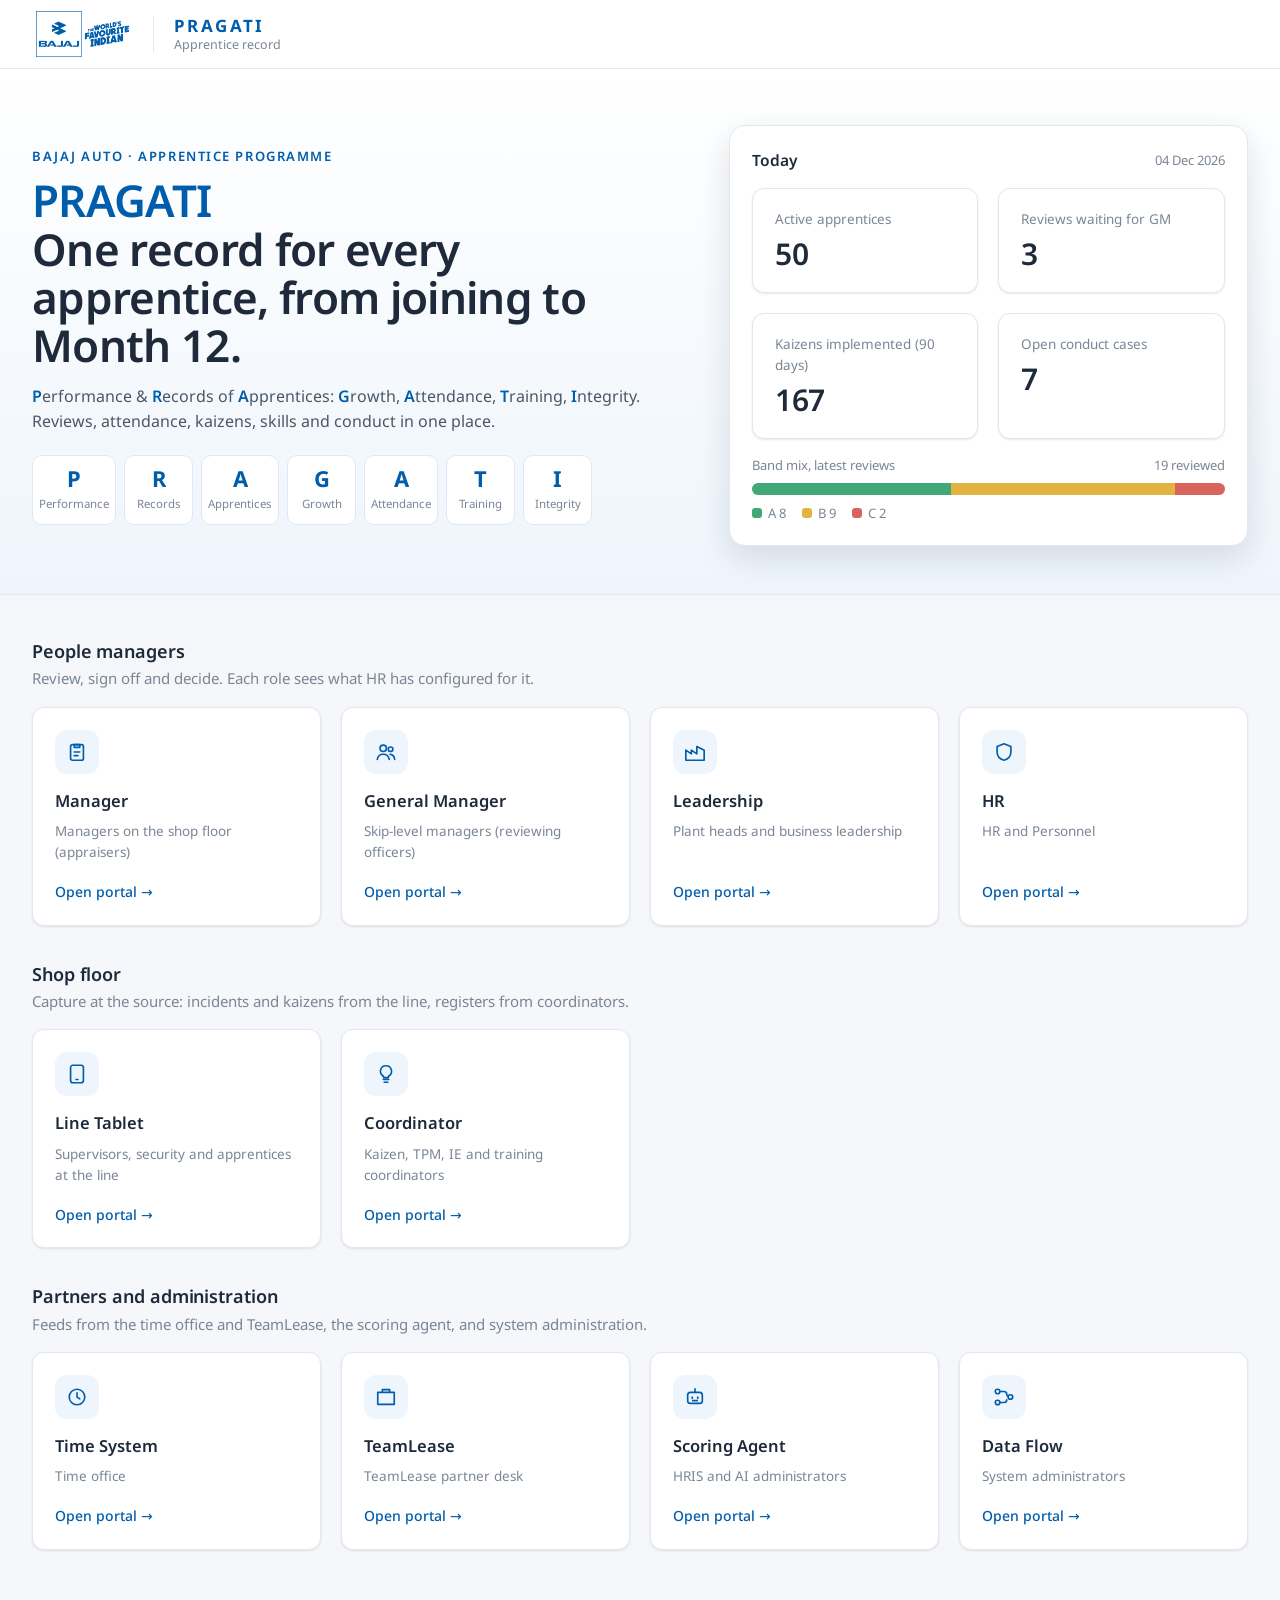
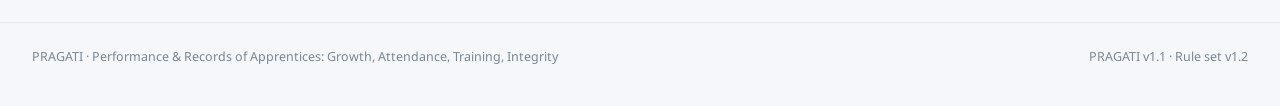
<file: index.html>
<!doctype html>
<html lang="en">
<head>
<meta charset="utf-8">
<meta name="viewport" content="width=device-width,initial-scale=1">
<title>PRAGATI</title>
<meta name="description" content="PRAGATI: Performance & Records of Apprentices.">
<meta name="robots" content="noindex">
<link rel="icon" type="image/png" href="assets/favicon.png">
<link rel="preconnect" href="https://fonts.googleapis.com">
<link rel="preconnect" href="https://fonts.gstatic.com" crossorigin>
<link href="https://fonts.googleapis.com/css2?family=Noto+Sans:wght@400;500;600;700&display=swap" rel="stylesheet">
<link rel="stylesheet" href="assets/pragati.css">
</head>
<body data-portal="home">
<header class="hdr" id="top"></header>
<div id="app"></div>
<div id="drawer-root"></div>
<div id="toast-root" aria-live="polite"></div>
<script src="assets/data.js"></script>
<script src="assets/views.js"></script>
<script src="assets/app.js"></script>
</body>
</html>
</file>
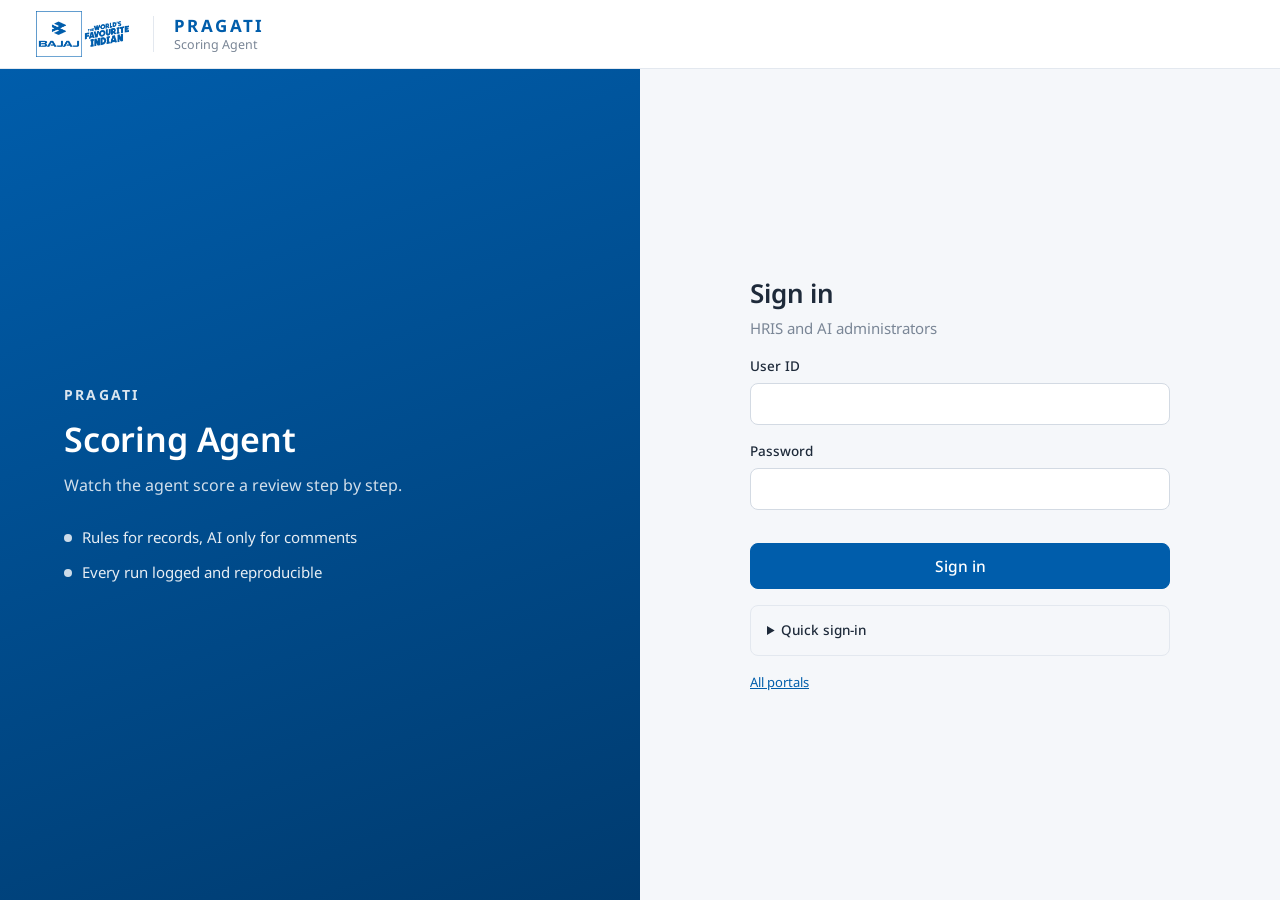
<file: agent.html>
<!doctype html>
<html lang="en">
<head>
<meta charset="utf-8">
<meta name="viewport" content="width=device-width,initial-scale=1">
<title>PRAGATI</title>
<meta name="description" content="PRAGATI: Performance & Records of Apprentices.">
<meta name="robots" content="noindex">
<link rel="icon" type="image/png" href="assets/favicon.png">
<link rel="preconnect" href="https://fonts.googleapis.com">
<link rel="preconnect" href="https://fonts.gstatic.com" crossorigin>
<link href="https://fonts.googleapis.com/css2?family=Noto+Sans:wght@400;500;600;700&display=swap" rel="stylesheet">
<link rel="stylesheet" href="assets/pragati.css">
</head>
<body data-portal="agent">
<header class="hdr" id="top"></header>
<div id="app"></div>
<div id="drawer-root"></div>
<div id="toast-root" aria-live="polite"></div>
<script src="assets/data.js"></script>
<script src="assets/views.js"></script>
<script src="assets/app.js"></script>
</body>
</html>
</file>
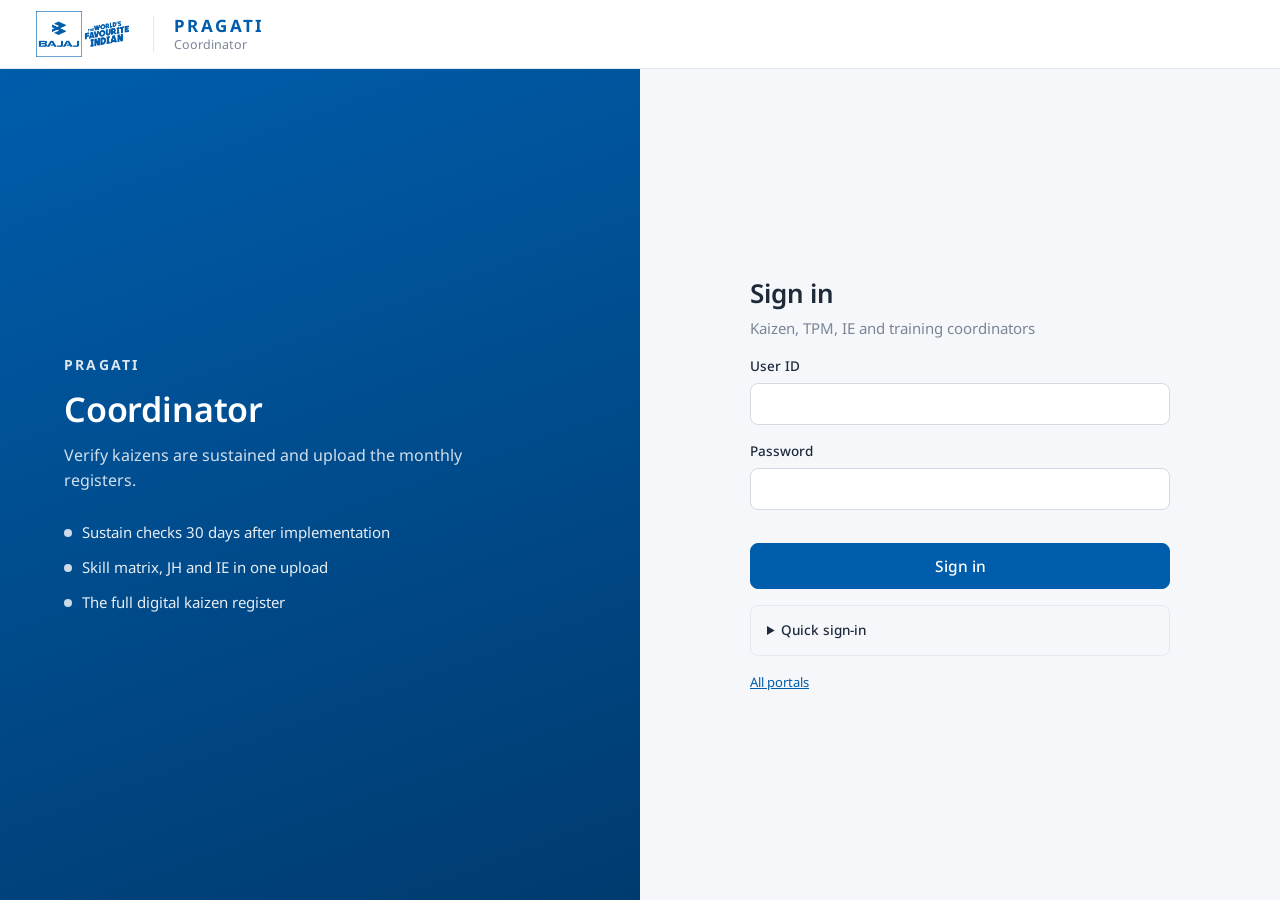
<file: coordinator.html>
<!doctype html>
<html lang="en">
<head>
<meta charset="utf-8">
<meta name="viewport" content="width=device-width,initial-scale=1">
<title>PRAGATI</title>
<meta name="description" content="PRAGATI: Performance & Records of Apprentices.">
<meta name="robots" content="noindex">
<link rel="icon" type="image/png" href="assets/favicon.png">
<link rel="preconnect" href="https://fonts.googleapis.com">
<link rel="preconnect" href="https://fonts.gstatic.com" crossorigin>
<link href="https://fonts.googleapis.com/css2?family=Noto+Sans:wght@400;500;600;700&display=swap" rel="stylesheet">
<link rel="stylesheet" href="assets/pragati.css">
</head>
<body data-portal="coordinator">
<header class="hdr" id="top"></header>
<div id="app"></div>
<div id="drawer-root"></div>
<div id="toast-root" aria-live="polite"></div>
<script src="assets/data.js"></script>
<script src="assets/views.js"></script>
<script src="assets/app.js"></script>
</body>
</html>
</file>
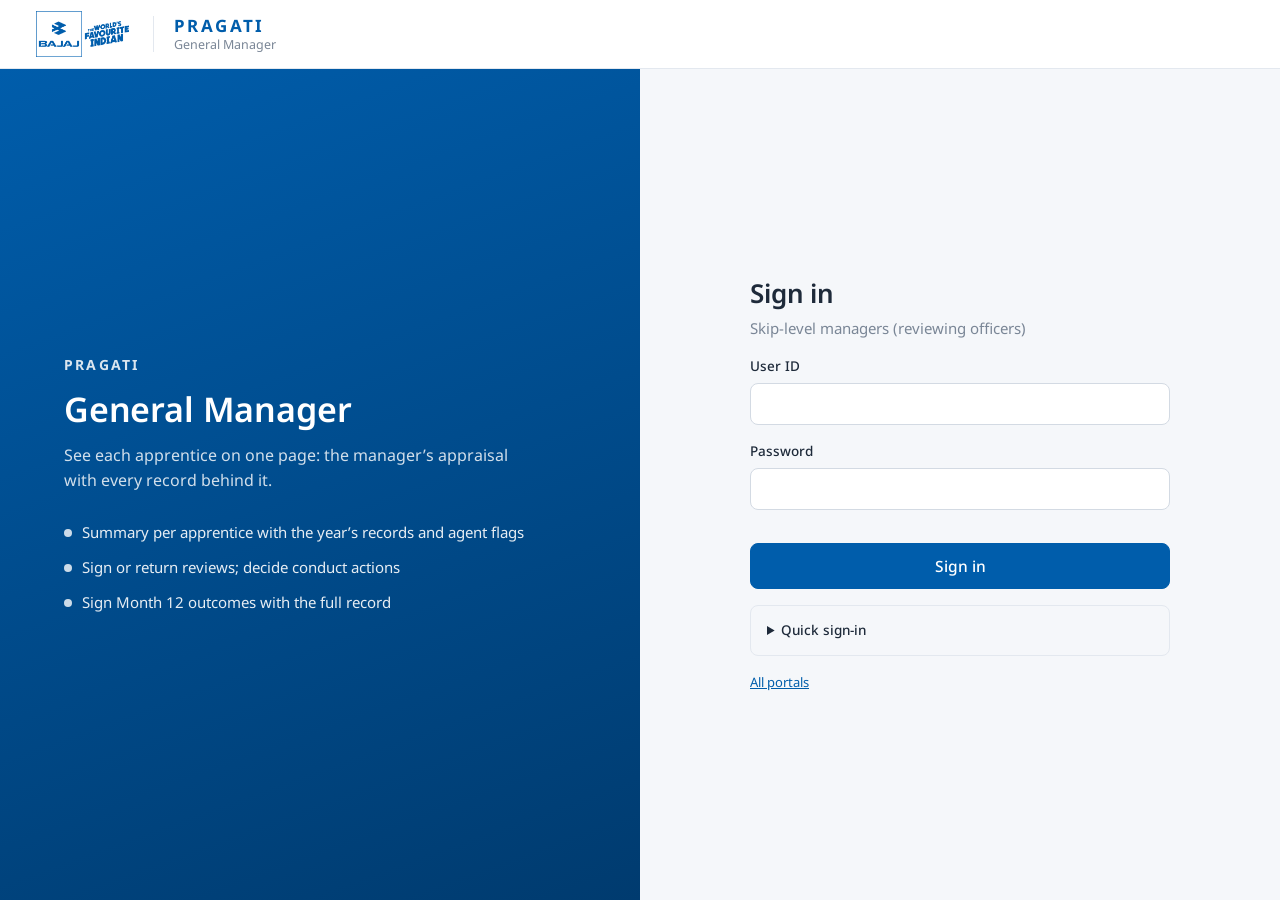
<file: hod.html>
<!doctype html>
<html lang="en">
<head>
<meta charset="utf-8">
<meta name="viewport" content="width=device-width,initial-scale=1">
<title>PRAGATI</title>
<meta name="description" content="PRAGATI: Performance & Records of Apprentices.">
<meta name="robots" content="noindex">
<link rel="icon" type="image/png" href="assets/favicon.png">
<link rel="preconnect" href="https://fonts.googleapis.com">
<link rel="preconnect" href="https://fonts.gstatic.com" crossorigin>
<link href="https://fonts.googleapis.com/css2?family=Noto+Sans:wght@400;500;600;700&display=swap" rel="stylesheet">
<link rel="stylesheet" href="assets/pragati.css">
</head>
<body data-portal="hod">
<header class="hdr" id="top"></header>
<div id="app"></div>
<div id="drawer-root"></div>
<div id="toast-root" aria-live="polite"></div>
<script src="assets/data.js"></script>
<script src="assets/views.js"></script>
<script src="assets/app.js"></script>
</body>
</html>
</file>
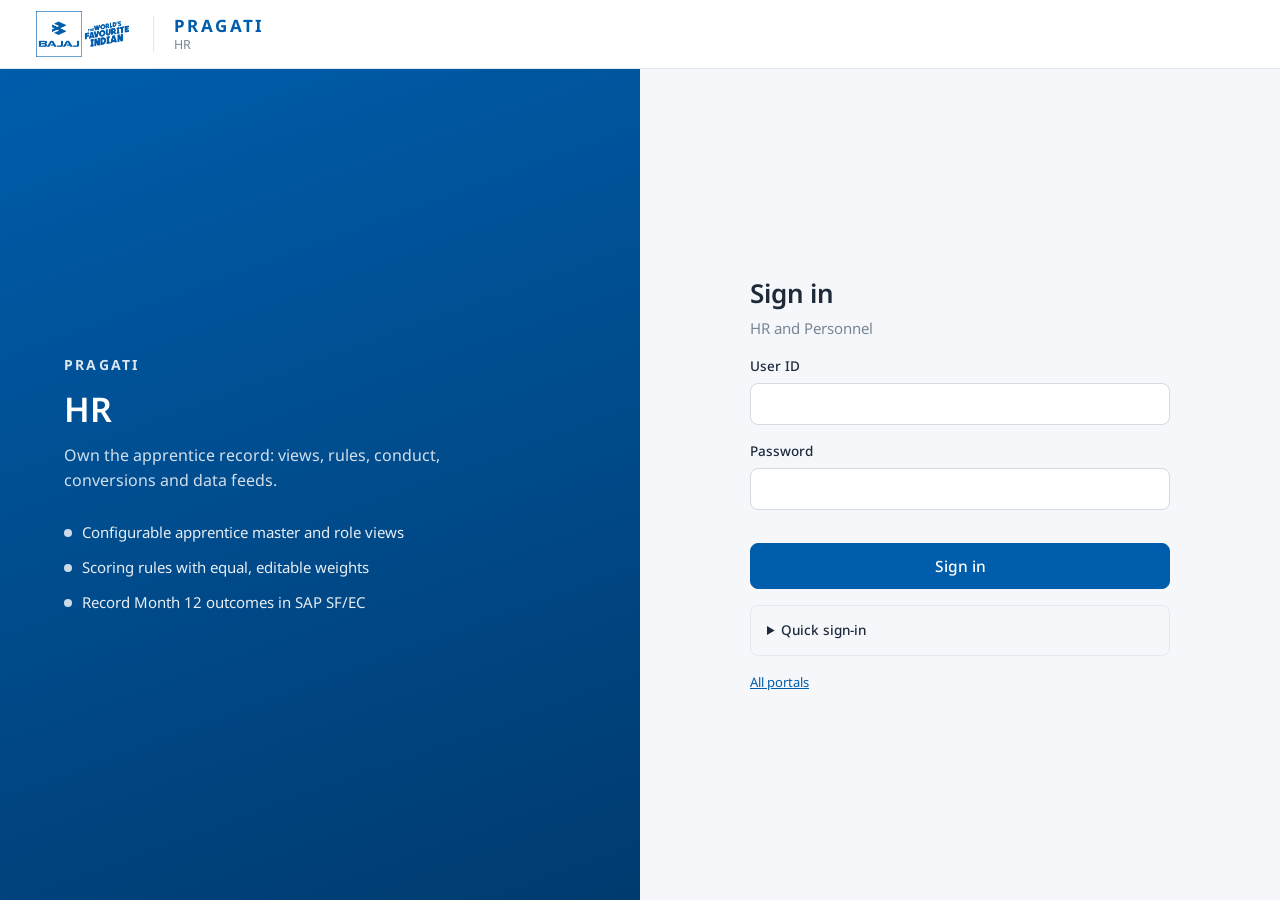
<file: hr.html>
<!doctype html>
<html lang="en">
<head>
<meta charset="utf-8">
<meta name="viewport" content="width=device-width,initial-scale=1">
<title>PRAGATI</title>
<meta name="description" content="PRAGATI: Performance & Records of Apprentices.">
<meta name="robots" content="noindex">
<link rel="icon" type="image/png" href="assets/favicon.png">
<link rel="preconnect" href="https://fonts.googleapis.com">
<link rel="preconnect" href="https://fonts.gstatic.com" crossorigin>
<link href="https://fonts.googleapis.com/css2?family=Noto+Sans:wght@400;500;600;700&display=swap" rel="stylesheet">
<link rel="stylesheet" href="assets/pragati.css">
</head>
<body data-portal="hr">
<header class="hdr" id="top"></header>
<div id="app"></div>
<div id="drawer-root"></div>
<div id="toast-root" aria-live="polite"></div>
<script src="assets/data.js"></script>
<script src="assets/views.js"></script>
<script src="assets/app.js"></script>
</body>
</html>
</file>
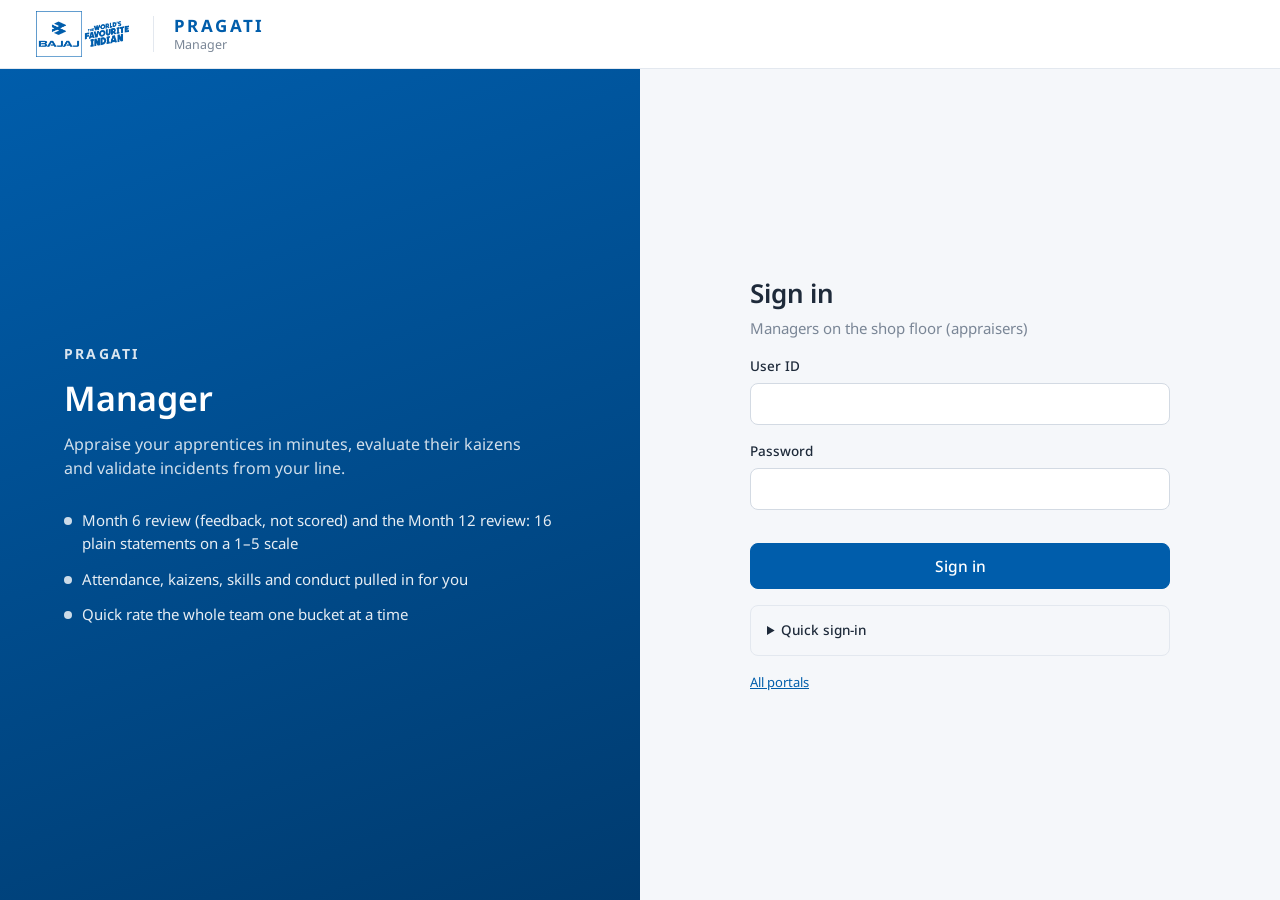
<file: manager.html>
<!doctype html>
<html lang="en">
<head>
<meta charset="utf-8">
<meta name="viewport" content="width=device-width,initial-scale=1">
<title>PRAGATI</title>
<meta name="description" content="PRAGATI: Performance & Records of Apprentices.">
<meta name="robots" content="noindex">
<link rel="icon" type="image/png" href="assets/favicon.png">
<link rel="preconnect" href="https://fonts.googleapis.com">
<link rel="preconnect" href="https://fonts.gstatic.com" crossorigin>
<link href="https://fonts.googleapis.com/css2?family=Noto+Sans:wght@400;500;600;700&display=swap" rel="stylesheet">
<link rel="stylesheet" href="assets/pragati.css">
</head>
<body data-portal="manager">
<header class="hdr" id="top"></header>
<div id="app"></div>
<div id="drawer-root"></div>
<div id="toast-root" aria-live="polite"></div>
<script src="assets/data.js"></script>
<script src="assets/views.js"></script>
<script src="assets/app.js"></script>
</body>
</html>
</file>
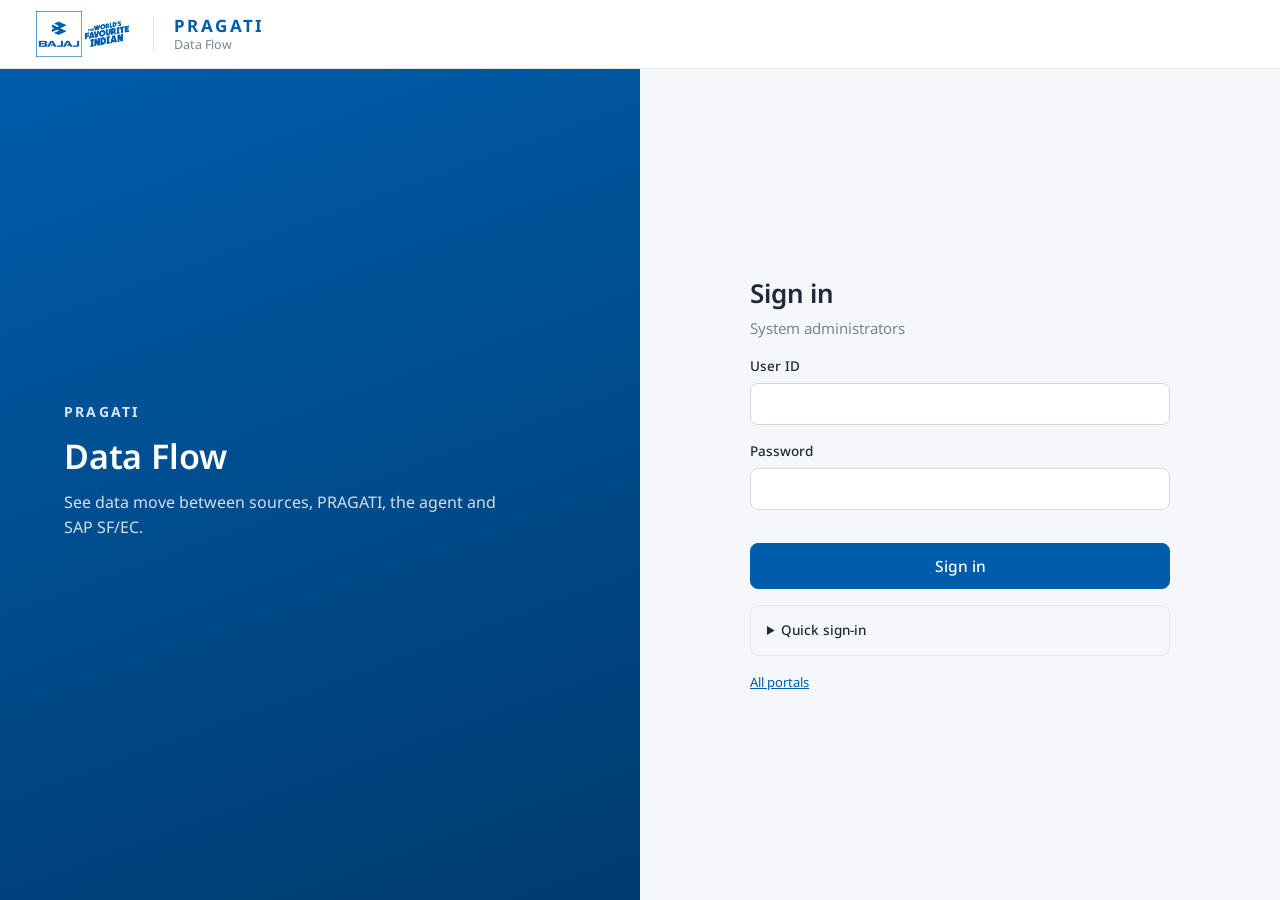
<file: monitor.html>
<!doctype html>
<html lang="en">
<head>
<meta charset="utf-8">
<meta name="viewport" content="width=device-width,initial-scale=1">
<title>PRAGATI</title>
<meta name="description" content="PRAGATI: Performance & Records of Apprentices.">
<meta name="robots" content="noindex">
<link rel="icon" type="image/png" href="assets/favicon.png">
<link rel="preconnect" href="https://fonts.googleapis.com">
<link rel="preconnect" href="https://fonts.gstatic.com" crossorigin>
<link href="https://fonts.googleapis.com/css2?family=Noto+Sans:wght@400;500;600;700&display=swap" rel="stylesheet">
<link rel="stylesheet" href="assets/pragati.css">
</head>
<body data-portal="monitor">
<header class="hdr" id="top"></header>
<div id="app"></div>
<div id="drawer-root"></div>
<div id="toast-root" aria-live="polite"></div>
<script src="assets/data.js"></script>
<script src="assets/views.js"></script>
<script src="assets/app.js"></script>
</body>
</html>
</file>
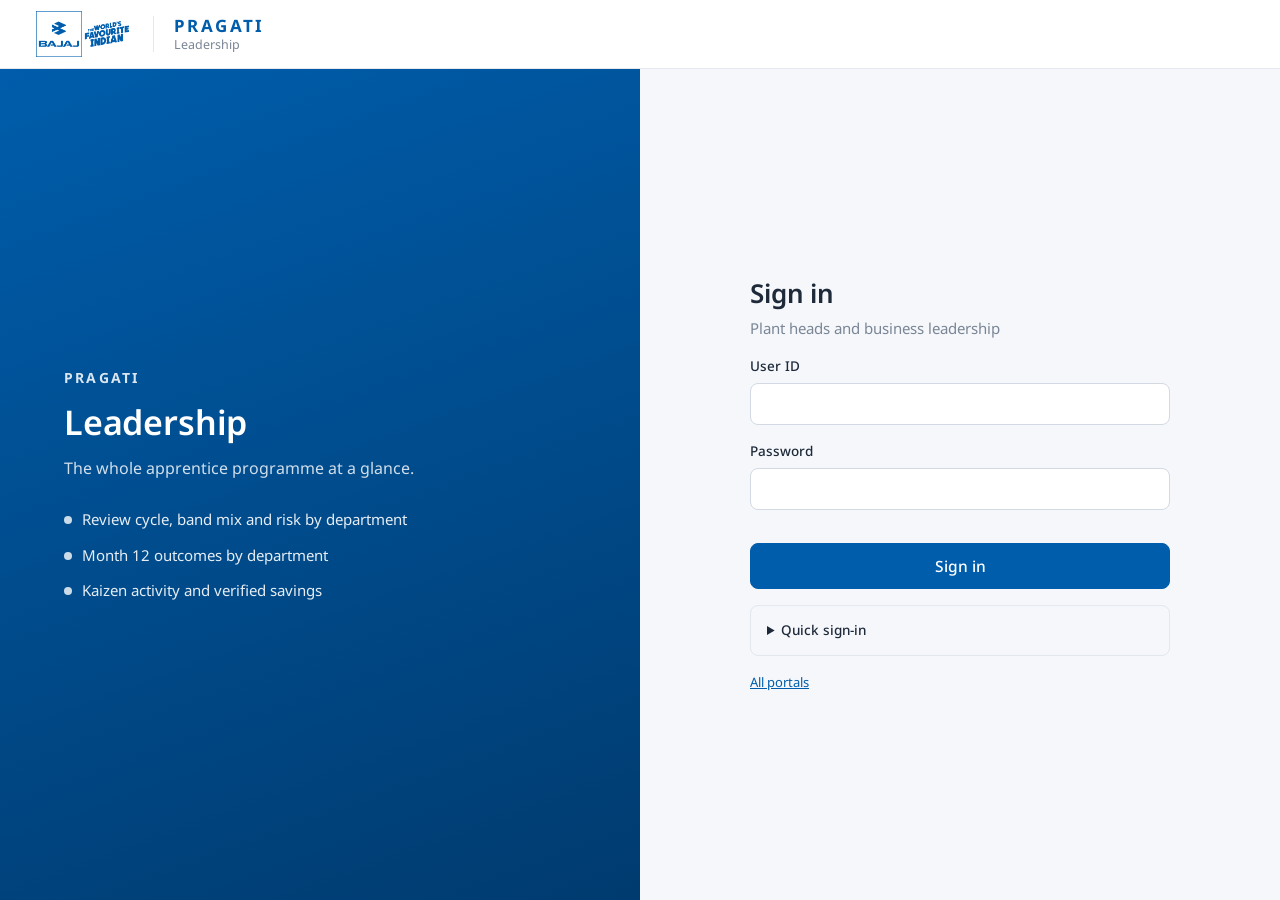
<file: plant.html>
<!doctype html>
<html lang="en">
<head>
<meta charset="utf-8">
<meta name="viewport" content="width=device-width,initial-scale=1">
<title>PRAGATI</title>
<meta name="description" content="PRAGATI: Performance & Records of Apprentices.">
<meta name="robots" content="noindex">
<link rel="icon" type="image/png" href="assets/favicon.png">
<link rel="preconnect" href="https://fonts.googleapis.com">
<link rel="preconnect" href="https://fonts.gstatic.com" crossorigin>
<link href="https://fonts.googleapis.com/css2?family=Noto+Sans:wght@400;500;600;700&display=swap" rel="stylesheet">
<link rel="stylesheet" href="assets/pragati.css">
</head>
<body data-portal="plant">
<header class="hdr" id="top"></header>
<div id="app"></div>
<div id="drawer-root"></div>
<div id="toast-root" aria-live="polite"></div>
<script src="assets/data.js"></script>
<script src="assets/views.js"></script>
<script src="assets/app.js"></script>
</body>
</html>
</file>
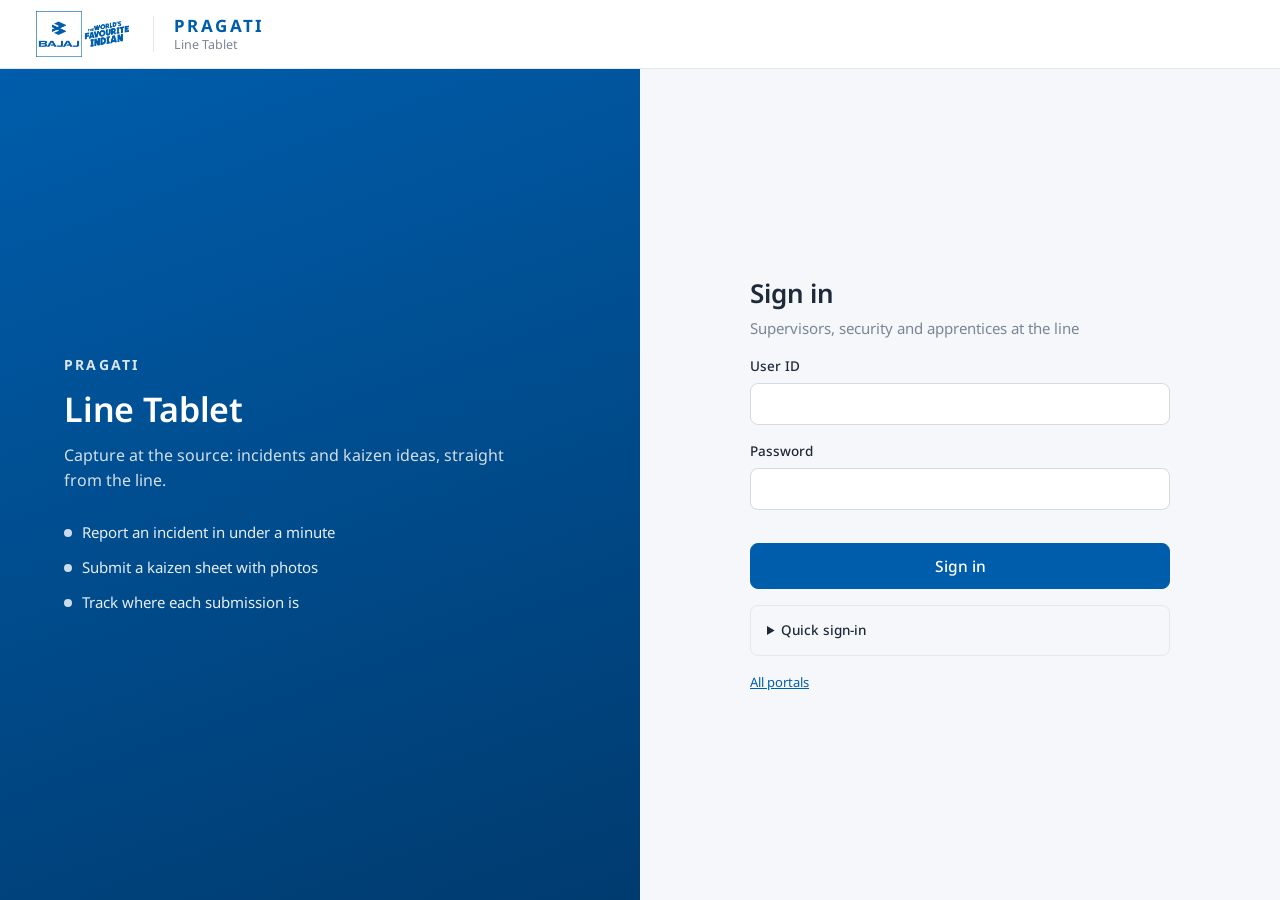
<file: supervisor.html>
<!doctype html>
<html lang="en">
<head>
<meta charset="utf-8">
<meta name="viewport" content="width=device-width,initial-scale=1">
<title>PRAGATI</title>
<meta name="description" content="PRAGATI: Performance & Records of Apprentices.">
<meta name="robots" content="noindex">
<link rel="icon" type="image/png" href="assets/favicon.png">
<link rel="preconnect" href="https://fonts.googleapis.com">
<link rel="preconnect" href="https://fonts.gstatic.com" crossorigin>
<link href="https://fonts.googleapis.com/css2?family=Noto+Sans:wght@400;500;600;700&display=swap" rel="stylesheet">
<link rel="stylesheet" href="assets/pragati.css">
</head>
<body data-portal="tablet">
<header class="hdr" id="top"></header>
<div id="app"></div>
<div id="drawer-root"></div>
<div id="toast-root" aria-live="polite"></div>
<script src="assets/data.js"></script>
<script src="assets/views.js"></script>
<script src="assets/app.js"></script>
</body>
</html>
</file>
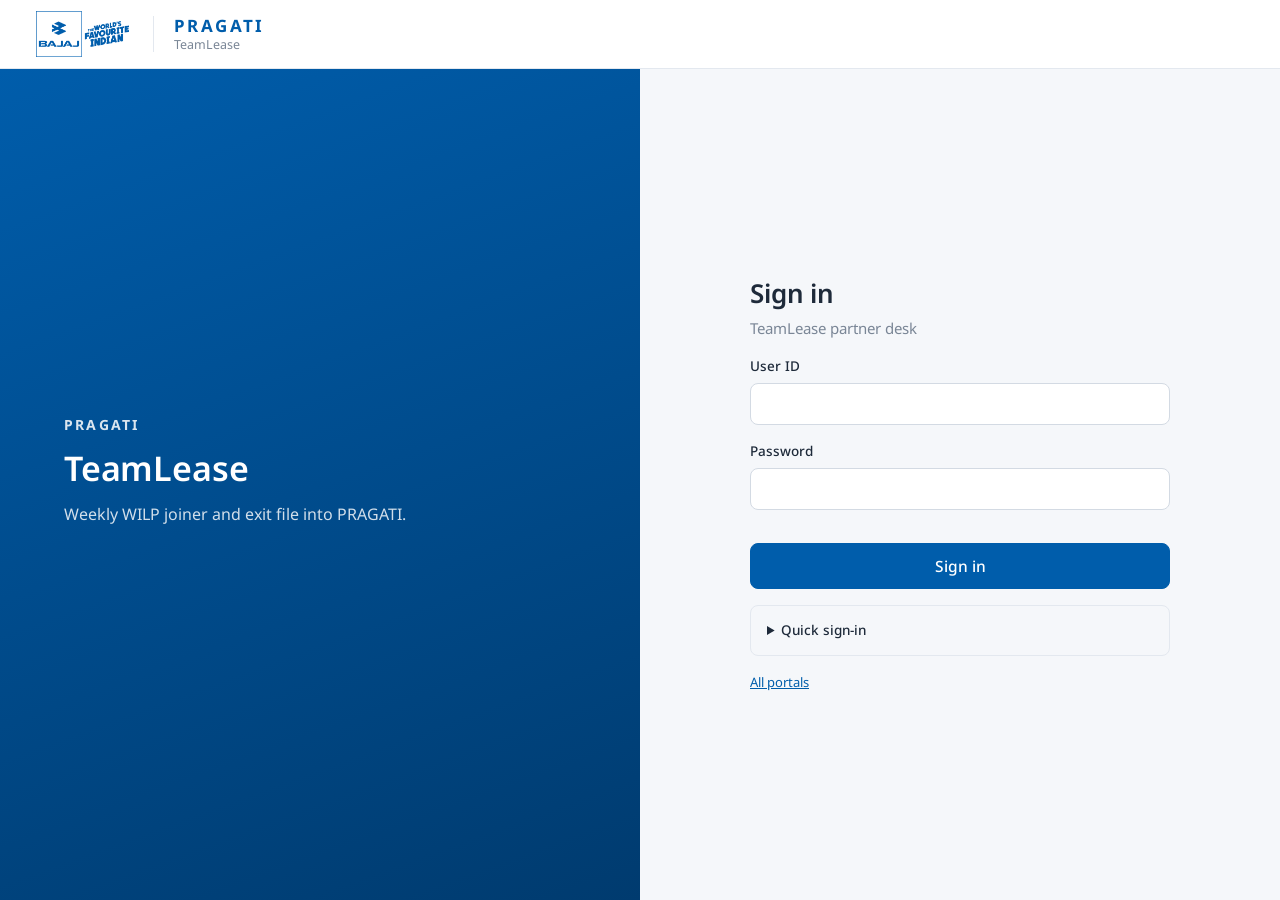
<file: teamlease.html>
<!doctype html>
<html lang="en">
<head>
<meta charset="utf-8">
<meta name="viewport" content="width=device-width,initial-scale=1">
<title>PRAGATI</title>
<meta name="description" content="PRAGATI: Performance & Records of Apprentices.">
<meta name="robots" content="noindex">
<link rel="icon" type="image/png" href="assets/favicon.png">
<link rel="preconnect" href="https://fonts.googleapis.com">
<link rel="preconnect" href="https://fonts.gstatic.com" crossorigin>
<link href="https://fonts.googleapis.com/css2?family=Noto+Sans:wght@400;500;600;700&display=swap" rel="stylesheet">
<link rel="stylesheet" href="assets/pragati.css">
</head>
<body data-portal="teamlease">
<header class="hdr" id="top"></header>
<div id="app"></div>
<div id="drawer-root"></div>
<div id="toast-root" aria-live="polite"></div>
<script src="assets/data.js"></script>
<script src="assets/views.js"></script>
<script src="assets/app.js"></script>
</body>
</html>
</file>
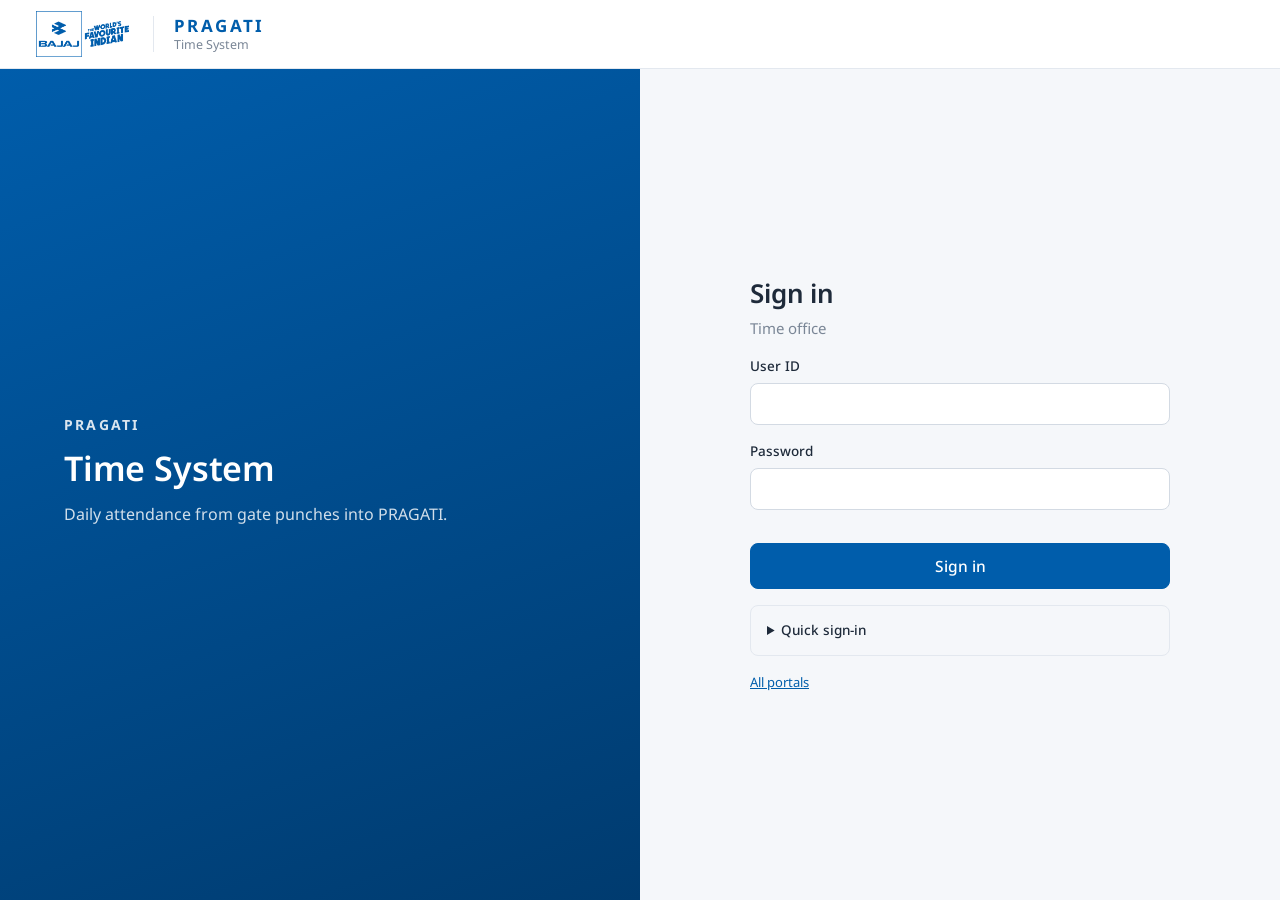
<file: timesystem.html>
<!doctype html>
<html lang="en">
<head>
<meta charset="utf-8">
<meta name="viewport" content="width=device-width,initial-scale=1">
<title>PRAGATI</title>
<meta name="description" content="PRAGATI: Performance & Records of Apprentices.">
<meta name="robots" content="noindex">
<link rel="icon" type="image/png" href="assets/favicon.png">
<link rel="preconnect" href="https://fonts.googleapis.com">
<link rel="preconnect" href="https://fonts.gstatic.com" crossorigin>
<link href="https://fonts.googleapis.com/css2?family=Noto+Sans:wght@400;500;600;700&display=swap" rel="stylesheet">
<link rel="stylesheet" href="assets/pragati.css">
</head>
<body data-portal="timesystem">
<header class="hdr" id="top"></header>
<div id="app"></div>
<div id="drawer-root"></div>
<div id="toast-root" aria-live="polite"></div>
<script src="assets/data.js"></script>
<script src="assets/views.js"></script>
<script src="assets/app.js"></script>
</body>
</html>
</file>
<file: assets/pragati.css>
/* PRAGATI · light corporate theme in Bajaj blue */
:root{
 --brand:#005DAB; --brand-600:#004A8A; --brand-700:#003B6F; --brand-50:#EEF5FC; --brand-100:#DCEBF8;
 --bg:#F5F7FA; --surface:#FFFFFF; --line:#E3E8EF; --line-2:#EEF1F5;
 --ink:#1E2A3A; --text:#4B5767; --muted:#7A8696; --faint:#A3ADBA;
 --good:#1E8E5A; --good-50:#E8F5EE; --warn:#B7791F; --warn-50:#FDF4E3; --bad:#C2413B; --bad-50:#FBECEB; --info:#2B6CB0; --info-50:#EBF3FB;
 --gold:#B8860B; --silver:#7D8A99; --bronze:#A0632B;
 --r:12px; --r-sm:8px; --sh:0 1px 2px rgba(16,24,40,.04), 0 1px 3px rgba(16,24,40,.06);
 --sh-lg:0 12px 32px rgba(16,24,40,.12);
 --f:'Noto Sans', 'Segoe UI', system-ui, -apple-system, sans-serif;
 --mono:'Noto Sans Mono', ui-monospace, SFMono-Regular, Menlo, monospace;
}
*{box-sizing:border-box}
html{-webkit-text-size-adjust:100%}
body{margin:0;background:var(--bg);color:var(--text);font:400 15px/1.55 var(--f);-webkit-font-smoothing:antialiased}
a{color:var(--brand)}
h1,h2,h3,h4{color:var(--ink);margin:0;font-weight:600;letter-spacing:-.005em}
h1{font-size:26px;line-height:1.25}
h2{font-size:18px;line-height:1.35}
h3{font-size:15.5px}
p{margin:0}
button,input,select,textarea{font:inherit;color:inherit}
:focus-visible{outline:2px solid var(--brand);outline-offset:2px;border-radius:4px}
.sr{position:absolute;width:1px;height:1px;overflow:hidden;clip:rect(0 0 0 0)}
.mono{font-family:var(--mono);font-size:.92em}
.muted{color:var(--muted)} .ink{color:var(--ink)} .sm{font-size:13px}
.good{color:var(--good)} .bad{color:var(--bad)} .warn{color:var(--warn)}

/* ---------- header ---------- */
.hdr{position:sticky;top:0;z-index:30;background:var(--surface);border-bottom:1px solid var(--line)}
.hdr-in{max-width:1440px;margin:0 auto;display:flex;align-items:center;gap:20px;padding:0 32px;height:68px}
.logo{display:flex;align-items:center;flex:none;padding:6px 4px;border-radius:6px}
.logo img{height:46px;width:auto;display:block}
.appid{display:flex;flex-direction:column;justify-content:center;padding-left:20px;border-left:1px solid var(--line);flex:none;line-height:1.15}
.appid b{color:var(--brand);font-size:17px;letter-spacing:.14em;font-weight:700}
.appid span{color:var(--muted);font-size:12.5px;margin-top:2px}
.tabs{display:flex;gap:2px;flex:1;min-width:0;overflow-x:auto;scrollbar-width:none;height:100%;align-items:stretch;margin-left:12px}
.tabs::-webkit-scrollbar{display:none}
.tabs a{display:flex;align-items:center;gap:7px;padding:0 13px;color:var(--text);text-decoration:none;font-weight:500;font-size:14.5px;white-space:nowrap;border-bottom:2.5px solid transparent;margin-bottom:-1px}
.tabs a:hover{color:var(--ink);background:var(--bg)}
.tabs a[aria-current=page]{color:var(--brand);border-bottom-color:var(--brand)}
.tabs .cnt{background:var(--brand);color:#fff;border-radius:10px;font-size:11.5px;font-weight:600;padding:0 7px;line-height:18px}
.hdr-r{display:flex;align-items:center;gap:14px;flex:none}
.user{display:flex;align-items:center;gap:10px}
.avatar{width:34px;height:34px;border-radius:50%;background:var(--brand-50);color:var(--brand);display:grid;place-items:center;font-weight:600;font-size:13px;flex:none}
.user .nm{line-height:1.2}.user .nm b{display:block;color:var(--ink);font-weight:600;font-size:14px}.user .nm span{font-size:12px;color:var(--muted)}
.proto{font-size:11.5px;color:var(--warn);background:var(--warn-50);border-radius:20px;padding:3px 10px;font-weight:500;white-space:nowrap}
.linkbtn{background:none;border:0;color:var(--brand);cursor:pointer;padding:6px 4px;font-weight:500;font-size:14px}
.linkbtn:hover{text-decoration:underline}

/* ---------- layout ---------- */
.page{max-width:1440px;margin:0 auto;padding:32px 32px 72px}
.ph{display:flex;align-items:flex-end;justify-content:space-between;gap:24px;margin-bottom:24px;flex-wrap:wrap}
.ph p{color:var(--muted);margin-top:6px;max-width:780px}
.crumb{font-size:13px;color:var(--muted);margin-bottom:8px;display:flex;gap:6px;align-items:center}
.crumb a{color:var(--muted);text-decoration:none}.crumb a:hover{color:var(--brand)}
.grid{display:grid;gap:20px}
.g2{grid-template-columns:repeat(2,minmax(0,1fr))}
.g3{grid-template-columns:repeat(3,minmax(0,1fr))}
.g4{grid-template-columns:repeat(4,minmax(0,1fr))}
.g5{grid-template-columns:repeat(5,minmax(0,1fr))}
.g21{grid-template-columns:minmax(0,2fr) minmax(0,1fr)}
.g12{grid-template-columns:minmax(0,1fr) minmax(0,2fr)}
.stack{display:flex;flex-direction:column;gap:20px}
.row{display:flex;gap:10px;align-items:center;flex-wrap:wrap}
.between{display:flex;justify-content:space-between;align-items:center;gap:12px;flex-wrap:wrap}
.sp{flex:1}
.mt8{margin-top:8px}.mt12{margin-top:12px}.mt16{margin-top:16px}.mt24{margin-top:24px}
@media (max-width:1100px){.g4,.g5{grid-template-columns:repeat(2,minmax(0,1fr))}.g21,.g12,.g3{grid-template-columns:minmax(0,1fr)}}
@media (max-width:760px){.g2,.g4,.g5{grid-template-columns:minmax(0,1fr)}.page{padding:20px 16px 56px}.hdr-in{padding:0 16px;gap:12px}.appid{display:none}.user .nm,.proto{display:none}}

/* ---------- cards ---------- */
.card{background:var(--surface);border:1px solid var(--line);border-radius:var(--r);padding:24px;box-shadow:var(--sh);min-width:0}
.card.flush{padding:0}
.card > h2{margin-bottom:4px}
.card .sub{color:var(--muted);font-size:14px}
.card-h{display:flex;justify-content:space-between;align-items:flex-start;gap:12px;margin-bottom:16px}
.card-h .sub{margin-top:2px}
.section-t{font-size:12px;font-weight:600;letter-spacing:.08em;text-transform:uppercase;color:var(--muted);margin:0 0 10px}

.kpi{background:var(--surface);border:1px solid var(--line);border-radius:var(--r);padding:20px 22px;box-shadow:var(--sh)}
.kpi .l{color:var(--muted);font-size:13.5px}
.kpi .v{color:var(--ink);font-size:30px;font-weight:600;line-height:1.2;margin-top:6px;letter-spacing:-.01em}
.kpi .v small{font-size:15px;color:var(--muted);font-weight:500;margin-left:4px}
.kpi .s{font-size:13px;color:var(--muted);margin-top:4px}
.kpi.accent{border-top:3px solid var(--brand)}
button.kpi{cursor:pointer;text-align:left;width:100%;font:inherit}
button.kpi:hover{border-color:var(--brand-100)}

/* ---------- buttons & inputs ---------- */
.btn{display:inline-flex;align-items:center;justify-content:center;gap:8px;height:40px;padding:0 18px;border-radius:var(--r-sm);border:1px solid var(--line);background:var(--surface);color:var(--ink);font-weight:500;font-size:14.5px;cursor:pointer;text-decoration:none;white-space:nowrap;transition:background .12s,border-color .12s}
.btn:hover{background:var(--bg);border-color:#D3DAE3}
.btn.pri{background:var(--brand);border-color:var(--brand);color:#fff}
.btn.pri:hover{background:var(--brand-600)}
.btn.ghost{border-color:transparent;background:transparent;color:var(--brand)}
.btn.ghost:hover{background:var(--brand-50)}
.btn.danger{color:var(--bad);border-color:#F0C9C6}
.btn.good{background:var(--good);border-color:var(--good);color:#fff}
.btn.sm{height:32px;padding:0 12px;font-size:13.5px}
.btn.lg{height:46px;padding:0 24px;font-size:15.5px}
.btn:disabled{opacity:.5;cursor:not-allowed}
.fld{display:flex;flex-direction:column;gap:6px;min-width:0}
.fld label,.lbl{font-size:13.5px;color:var(--ink);font-weight:500}
.fld .hint{font-size:12.5px;color:var(--muted)}
input[type=text],input[type=search],input[type=password],input[type=number],input[type=date],input[type=time],input:not([type]),select,textarea{height:42px;border:1px solid #D3DAE3;border-radius:var(--r-sm);padding:0 12px;background:#fff;color:var(--ink);width:100%;min-width:0}
textarea{height:auto;min-height:96px;padding:10px 12px;resize:vertical;line-height:1.5}
input:focus,select:focus,textarea:focus{outline:none;border-color:var(--brand);box-shadow:0 0 0 3px var(--brand-100)}
input:disabled{background:var(--bg);color:var(--muted)}
.fgrid{display:grid;grid-template-columns:repeat(2,minmax(0,1fr));gap:16px}
.fgrid.c3{grid-template-columns:repeat(3,minmax(0,1fr))}
@media (max-width:760px){.fgrid,.fgrid.c3{grid-template-columns:minmax(0,1fr)}}
.err{color:var(--bad);font-size:13.5px;min-height:1px}
.check{display:flex;gap:10px;align-items:flex-start;cursor:pointer;font-size:14.5px}
.check input{width:18px;height:18px;margin-top:2px;accent-color:var(--brand);flex:none}
.seg{display:inline-flex;border:1px solid var(--line);border-radius:var(--r-sm);overflow:hidden;background:#fff}
.seg button{border:0;background:none;padding:0 14px;height:36px;cursor:pointer;font-weight:500;font-size:13.5px;color:var(--text);border-right:1px solid var(--line)}
.seg button:last-child{border-right:0}
.seg button[aria-pressed=true]{background:var(--brand-50);color:var(--brand)}
.toolbar{display:flex;gap:12px;align-items:flex-end;flex-wrap:wrap;margin-bottom:16px}
.toolbar .fld{width:auto;min-width:170px}
.toolbar select,.toolbar input{height:38px}
.search{position:relative}
.search input{padding-left:36px}
.search svg{position:absolute;left:11px;top:50%;transform:translateY(-50%);color:var(--muted)}

/* ---------- chips & badges ---------- */
.chip{display:inline-flex;align-items:center;gap:6px;height:26px;padding:0 10px;border-radius:13px;font-size:12.5px;font-weight:500;background:var(--line-2);color:var(--text);white-space:nowrap}
.chip.good{background:var(--good-50);color:var(--good)}
.chip.warn{background:var(--warn-50);color:var(--warn)}
.chip.bad{background:var(--bad-50);color:var(--bad)}
.chip.info{background:var(--info-50);color:var(--info)}
.chip.brand{background:var(--brand-50);color:var(--brand)}
.chip .dot{width:7px;height:7px;border-radius:50%;background:currentColor}
.band{display:inline-grid;place-items:center;width:30px;height:30px;border-radius:8px;font-weight:700;font-size:14px}
.band.A{background:var(--good-50);color:var(--good)}
.band.B{background:var(--warn-50);color:var(--warn)}
.band.C{background:var(--bad-50);color:var(--bad)}
.band.X{background:var(--line-2);color:var(--muted)}
.band.lg{width:52px;height:52px;font-size:24px;border-radius:12px}
.src{display:inline-flex;align-items:center;gap:5px;font-size:12px;color:var(--muted);background:var(--bg);border:1px solid var(--line);border-radius:6px;padding:1px 8px;white-space:nowrap}
.src i{width:6px;height:6px;border-radius:50%;background:var(--brand);display:inline-block}
.src.sf i{background:#0A6ED1}.src.time i{background:#6B46C1}.src.tl i{background:#D97706}.src.coord i{background:#0F766E}.src.kz i{background:#B45309}.src.tab i{background:#BE185D}.src.app i{background:var(--brand)}.src.ag i{background:#4338CA}
.grade{font-size:12px;font-weight:600;padding:2px 8px;border-radius:5px}
.grade.Gold{background:#FBF3DC;color:var(--gold)}.grade.Silver{background:#EEF1F4;color:var(--silver)}.grade.Bronze{background:#F7ECE2;color:var(--bronze)}
.pq{display:inline-grid;place-items:center;width:26px;height:26px;border-radius:7px;background:var(--brand-50);color:var(--brand);font-weight:700;font-size:13px;flex:none}
.pq.lg{width:34px;height:34px;font-size:15px;border-radius:9px}

/* ---------- tables ---------- */
.tw{overflow-x:auto;border:1px solid var(--line);border-radius:var(--r);background:var(--surface);box-shadow:var(--sh)}
.card .tw{box-shadow:none}
table.t{width:100%;border-collapse:collapse;font-size:14px}
.t th{text-align:left;font-weight:600;color:var(--muted);font-size:12.5px;letter-spacing:.02em;padding:12px 16px;background:#FAFBFC;border-bottom:1px solid var(--line);white-space:nowrap}
.t td{padding:13px 16px;border-bottom:1px solid var(--line-2);vertical-align:middle}
.t tr:last-child td{border-bottom:0}
.t tbody tr.click{cursor:pointer}
.t tbody tr.click:hover td{background:#F8FAFD}
.t .r{text-align:right}
.t .nm{color:var(--ink);font-weight:500}
.t .nm small{display:block;color:var(--muted);font-weight:400;font-size:12.5px}
.t tr.grp td{background:var(--bg);font-weight:600;color:var(--ink);font-size:13px;padding:9px 16px}
.t td.empty{text-align:center;color:var(--muted);padding:36px}
.t tr.bad td{background:var(--bad-50)}
.t input{height:34px}

/* ---------- people ---------- */
.pcard{display:flex;gap:14px;align-items:center;padding:16px 18px;border:1px solid var(--line);border-radius:var(--r);background:#fff;cursor:pointer;text-align:left;width:100%}
.pcard:hover{border-color:var(--brand-100);box-shadow:var(--sh)}
.pcard .avatar{width:44px;height:44px;font-size:15px}
.pcard b{color:var(--ink);display:block;font-weight:600}
.pcard .meta{font-size:13px;color:var(--muted)}
.hero{display:flex;gap:20px;align-items:center;flex-wrap:wrap}
.hero .avatar{width:64px;height:64px;font-size:22px}
.hero h1{font-size:26px}
.hero .meta{color:var(--muted);margin-top:4px;display:flex;gap:14px;flex-wrap:wrap;font-size:14px}
.idrow{display:flex;gap:8px;flex-wrap:wrap;margin-top:10px}

/* ---------- inner tabs ---------- */
.itabs{display:flex;gap:4px;border-bottom:1px solid var(--line);margin:24px 0 24px;overflow-x:auto}
.itabs a{padding:10px 16px;text-decoration:none;color:var(--text);font-weight:500;border-bottom:2.5px solid transparent;margin-bottom:-1px;white-space:nowrap}
.itabs a:hover{color:var(--ink)}
.itabs a[aria-current=page]{color:var(--brand);border-bottom-color:var(--brand)}

/* ---------- bars ---------- */
.bar{height:8px;background:var(--line-2);border-radius:4px;overflow:hidden;position:relative}
.bar > i{display:block;height:100%;background:var(--brand);border-radius:4px}
.bar.good > i{background:var(--good)} .bar.warn > i{background:var(--warn)} .bar.bad > i{background:var(--bad)}
.pbars{display:flex;flex-direction:column;gap:14px}
.pbar{display:grid;grid-template-columns:30px minmax(0,1.3fr) minmax(0,2fr) 48px;gap:14px;align-items:center}
.pbar .n{color:var(--ink);font-weight:500;font-size:14px;line-height:1.3}
.pbar .n small{display:block;color:var(--muted);font-weight:400;font-size:12.5px}
.pbar .v{text-align:right;font-weight:600;color:var(--ink);font-variant-numeric:tabular-nums}
.pbar .bar{height:10px}
.pbar .ticks{display:flex;gap:10px;margin-top:5px;font-size:12px;color:var(--muted);flex-wrap:wrap}
.stackbar{display:flex;height:12px;border-radius:6px;overflow:hidden;background:var(--line-2)}
.stackbar i{display:block;height:100%}
.stackbar .A{background:#43A877}.stackbar .B{background:#E3B341}.stackbar .C{background:#D9645E}.stackbar .N{background:#D3DAE3}
.legend{display:flex;gap:16px;flex-wrap:wrap;font-size:13px;color:var(--muted)}
.legend span{display:inline-flex;align-items:center;gap:6px}
.legend i{width:10px;height:10px;border-radius:3px;display:inline-block}

/* spark */
.spark{display:flex;align-items:flex-end;gap:10px;height:96px}
.spark .c{flex:1;display:flex;flex-direction:column;align-items:center;gap:6px;height:100%;justify-content:flex-end}
.spark .c i{display:block;width:100%;max-width:44px;background:var(--brand-100);border-radius:6px 6px 2px 2px}
.spark .c.cur i{background:var(--brand)}
.spark .c b{font-size:12.5px;color:var(--ink);font-weight:600}
.spark .c span{font-size:12px;color:var(--muted)}

/* ---------- review form: accordions + likert ---------- */
.acc{border:1px solid var(--line);border-radius:var(--r);background:#fff;overflow:hidden}
.acc + .acc{margin-top:12px}
.acc summary{list-style:none;display:flex;align-items:center;gap:14px;padding:18px 22px;cursor:pointer;user-select:none}
.acc summary::-webkit-details-marker{display:none}
.acc summary:hover{background:#FAFBFC}
.acc summary h3{font-size:16px}
.acc summary .sub{font-size:13px;color:var(--muted);margin-top:1px}
.acc summary .prog{margin-left:auto;display:flex;align-items:center;gap:10px;font-size:13px;color:var(--muted);white-space:nowrap}
.acc summary .chev{width:20px;height:20px;color:var(--muted);transition:transform .15s;flex:none}
.acc[open] summary .chev{transform:rotate(180deg)}
.acc[open] summary{border-bottom:1px solid var(--line-2)}
.acc .body{padding:6px 22px 18px}
.param{padding:16px 0;border-bottom:1px dashed var(--line)}
.param:last-child{border-bottom:0}
.param-h{display:flex;align-items:baseline;gap:10px;margin-bottom:10px}
.param-h b{color:var(--ink);font-weight:600;font-size:14.5px}
.param-h span{font-size:13px;color:var(--muted)}
.stmt{display:grid;grid-template-columns:minmax(0,1fr) auto;gap:20px;align-items:center;padding:10px 0}
.stmt p{color:var(--ink);font-size:15px}
.stmt.miss p::after{content:' • required';color:var(--bad);font-size:12.5px}
.lk{display:flex;gap:6px}
.lk button{width:96px;height:52px;border:1px solid #D3DAE3;border-radius:var(--r-sm);background:#fff;cursor:pointer;display:flex;flex-direction:column;align-items:center;justify-content:center;gap:1px;padding:0 4px;color:var(--text)}
.lk button b{font-size:16px;color:var(--ink);font-weight:600;line-height:1}
.lk button span{font-size:11px;line-height:1.2;text-align:center}
.lk button:hover{border-color:var(--brand);background:var(--brand-50)}
.lk button[aria-pressed=true]{background:var(--brand);border-color:var(--brand);color:#fff}
.lk button[aria-pressed=true] b{color:#fff}
.lk.ro button{cursor:default}
.lk.ro button:hover{background:#fff;border-color:#D3DAE3}
.lk.ro button[aria-pressed=true]:hover{background:var(--brand);border-color:var(--brand)}
@media (max-width:1000px){.stmt{grid-template-columns:minmax(0,1fr)}.lk button{width:auto;flex:1}}
.datarow{display:flex;gap:12px;align-items:center;background:var(--bg);border:1px solid var(--line-2);border-radius:var(--r-sm);padding:10px 14px;margin-top:8px;font-size:14px;flex-wrap:wrap}
.datarow b{color:var(--ink);font-weight:600}
.datarow .pts{margin-left:auto;font-weight:600;color:var(--ink);white-space:nowrap}
.formbar{position:sticky;bottom:0;z-index:5;background:rgba(255,255,255,.96);backdrop-filter:blur(6px);border-top:1px solid var(--line);margin:24px -32px -72px;padding:14px 32px}
.formbar-in{max-width:1440px;margin:0 auto;display:flex;gap:14px;align-items:center;flex-wrap:wrap}
.lkey{display:flex;gap:16px;font-size:13px;color:var(--muted);flex-wrap:wrap}
.lkey b{color:var(--ink)}

/* ---------- lists ---------- */
.list{display:flex;flex-direction:column}
.li{display:flex;gap:14px;align-items:center;padding:14px 0;border-bottom:1px solid var(--line-2)}
.li:last-child{border-bottom:0}
.li .t1{color:var(--ink);font-weight:500}
.li .t2{font-size:13px;color:var(--muted)}
.li.click{cursor:pointer;border-radius:8px;margin:0 -10px;padding:14px 10px}
.li.click:hover{background:#F8FAFD}
.ico{width:38px;height:38px;border-radius:10px;display:grid;place-items:center;background:var(--brand-50);color:var(--brand);flex:none}
.ico.warn{background:var(--warn-50);color:var(--warn)}.ico.bad{background:var(--bad-50);color:var(--bad)}.ico.good{background:var(--good-50);color:var(--good)}
.empty-s{padding:28px;text-align:center;color:var(--muted);font-size:14px}

/* ---------- notes ---------- */
.note{background:var(--brand-50);border:1px solid var(--brand-100);color:var(--ink);border-radius:var(--r-sm);padding:12px 16px;font-size:14px}
.note.warn{background:var(--warn-50);border-color:#F2DDB1}
.note.bad{background:var(--bad-50);border-color:#F0C9C6}
.note.good{background:var(--good-50);border-color:#C3E5D3}
.flag{display:flex;gap:12px;padding:12px 0;border-bottom:1px solid var(--line-2);font-size:14px}
.flag:last-child{border-bottom:0}
.flag b{color:var(--ink);font-weight:600;display:block}
.flag .fi{width:8px;height:8px;border-radius:50%;margin-top:7px;flex:none;background:var(--info)}
.flag.bad .fi{background:var(--bad)}.flag.warn .fi{background:var(--warn)}
mark{border-radius:3px;padding:0 2px}
mark.p{background:#DCF2E6;color:#14653F}mark.n{background:#FCEBD0;color:#8A5A12}mark.r{background:#F8D7D5;color:#9E2C27}
.quote{border-left:3px solid var(--brand-100);padding:4px 0 4px 14px;color:var(--ink);font-size:14.5px}
.narr{font-size:15px;line-height:1.65;color:var(--ink)}
dl.kv{display:grid;grid-template-columns:max-content 1fr;gap:10px 24px;margin:0;font-size:14px}
dl.kv dt{color:var(--muted)} dl.kv dd{margin:0;color:var(--ink)}

/* ---------- steps (case workflow) ---------- */
.steps{display:flex;gap:0;margin:8px 0 4px}
.steps .s{flex:1;position:relative;text-align:center;font-size:12.5px;color:var(--muted);padding-top:30px}
.steps .s::before{content:'';position:absolute;top:10px;left:50%;width:20px;height:20px;transform:translateX(-50%);border-radius:50%;background:#fff;border:2px solid #D3DAE3;z-index:1}
.steps .s::after{content:'';position:absolute;top:19px;left:calc(-50% + 12px);right:calc(50% + 12px);height:2px;background:#D3DAE3}
.steps .s:first-child::after{display:none}
.steps .s.done{color:var(--ink)}
.steps .s.done::before{background:var(--brand);border-color:var(--brand)}
.steps .s.done::after{background:var(--brand)}
.steps .s.cur{color:var(--brand);font-weight:600}
.steps .s.cur::before{border-color:var(--brand);box-shadow:0 0 0 4px var(--brand-100)}

/* ---------- kaizen sheet ---------- */
.ba{display:grid;grid-template-columns:1fr 1fr;gap:16px}
.ba .side{border:1px solid var(--line);border-radius:var(--r);overflow:hidden}
.ba .side h4{padding:10px 14px;font-size:13px;letter-spacing:.06em;text-transform:uppercase;background:var(--bad-50);color:var(--bad)}
.ba .side.after h4{background:var(--good-50);color:var(--good)}
.ba .photo{height:150px;background:repeating-linear-gradient(45deg,#F5F7FA,#F5F7FA 10px,#EEF1F5 10px,#EEF1F5 20px);display:grid;place-items:center;color:var(--muted);font-size:13px}
.ba .photo.none{background:var(--bg)}
.ba p{padding:12px 14px;color:var(--ink);font-size:14.5px}
@media (max-width:760px){.ba{grid-template-columns:1fr}}
.metric{display:flex;align-items:center;gap:14px;font-size:14px;flex-wrap:wrap}
.metric .mv{font-size:22px;font-weight:600;color:var(--ink)}
.metric .arrow{color:var(--muted)}
.score5{display:flex;gap:6px}
.score5 button{width:40px;height:40px;border-radius:8px;border:1px solid #D3DAE3;background:#fff;cursor:pointer;font-weight:600;color:var(--ink)}
.score5 button[aria-pressed=true]{background:var(--brand);border-color:var(--brand);color:#fff}
.hist{display:flex;flex-direction:column;gap:0;border-left:2px solid var(--line);margin-left:6px}
.hist div{position:relative;padding:0 0 14px 18px;font-size:13.5px}
.hist div::before{content:'';position:absolute;left:-6px;top:5px;width:10px;height:10px;border-radius:50%;background:#fff;border:2px solid var(--brand)}
.hist b{color:var(--ink);font-weight:500}
.hist span{color:var(--muted);display:block;font-size:12.5px}

/* ---------- landing ---------- */
.land-hero{background:linear-gradient(180deg,#fff 0%,var(--brand-50) 100%);border-bottom:1px solid var(--line)}
.land-hero .in{max-width:1440px;margin:0 auto;padding:56px 32px 48px;display:grid;grid-template-columns:minmax(0,1.25fr) minmax(0,1fr);gap:48px;align-items:center}
.land-hero .eyebrow{color:var(--brand);font-weight:600;font-size:13px;letter-spacing:.12em;text-transform:uppercase}
.land-hero h1{font-size:44px;line-height:1.1;margin-top:10px;letter-spacing:-.015em}
.land-hero h1 span{color:var(--brand)}
.land-hero .exp{margin-top:14px;font-size:16px;color:var(--text);max-width:620px}
.land-hero .exp b{color:var(--brand);font-weight:600}
.acro{display:grid;grid-template-columns:repeat(7,1fr);gap:8px;margin-top:22px;max-width:560px}
.acro div{background:#fff;border:1px solid var(--line);border-radius:10px;padding:10px 6px;text-align:center}
.acro b{display:block;font-size:22px;color:var(--brand);line-height:1.1}
.acro span{font-size:11.5px;color:var(--muted)}
.heroboard{background:#fff;border:1px solid var(--line);border-radius:16px;box-shadow:var(--sh-lg);padding:22px}
@media (max-width:1000px){.land-hero .in{grid-template-columns:1fr;padding:36px 16px}.land-hero h1{font-size:34px}}
.pgroup{margin-top:36px}
.pgroup h2{margin-bottom:4px}
.pgroup > p{color:var(--muted);margin-bottom:16px}
.portal{display:flex;flex-direction:column;gap:8px;padding:22px;border:1px solid var(--line);border-radius:var(--r);background:#fff;text-decoration:none;color:var(--text);box-shadow:var(--sh);transition:border-color .12s, box-shadow .12s}
.portal:hover{border-color:var(--brand);box-shadow:0 6px 20px rgba(0,93,171,.1)}
.portal .ico{width:44px;height:44px;border-radius:12px}
.portal b{color:var(--ink);font-size:16.5px;font-weight:600;margin-top:6px}
.portal .who{font-size:13.5px;color:var(--muted)}
.portal .go{margin-top:auto;padding-top:10px;color:var(--brand);font-weight:500;font-size:14px}
.portal .cred{font-size:12.5px;color:var(--muted)}

/* ---------- login ---------- */
.login{min-height:calc(100vh - 69px);display:grid;grid-template-columns:minmax(0,1fr) minmax(0,1fr)}
.login .l{background:linear-gradient(160deg,var(--brand) 0%,var(--brand-700) 100%);color:#fff;padding:64px;display:flex;flex-direction:column;justify-content:center}
.login .l h2{color:#fff;font-size:34px;line-height:1.15;font-weight:600}
.login .l p{color:rgba(255,255,255,.82);margin-top:14px;max-width:460px;font-size:16px}
.login .l ul{margin:28px 0 0;padding:0;list-style:none;display:flex;flex-direction:column;gap:12px;color:rgba(255,255,255,.9)}
.login .l li{display:flex;gap:10px;align-items:flex-start}
.login .l li::before{content:'';width:8px;height:8px;border-radius:50%;background:#fff;margin-top:8px;flex:none;opacity:.8}
.login .r{display:flex;align-items:center;justify-content:center;padding:48px 24px}
.login form{width:100%;max-width:420px;display:flex;flex-direction:column;gap:16px}
.login form h1{font-size:26px}
.login form .sub{color:var(--muted);margin-top:-8px}
.demo{background:var(--bg);border:1px solid var(--line);border-radius:var(--r-sm);padding:14px 16px;font-size:13.5px}
.demo .row{margin-top:8px;gap:6px}
@media (max-width:900px){.login{grid-template-columns:1fr}.login .l{padding:36px 20px}}

/* ---------- flow map ---------- */
.flow{display:grid;grid-template-columns:1fr 40px 1.15fr 40px 1fr;gap:0;align-items:stretch}
.flow .col{display:flex;flex-direction:column;gap:12px}
.flow .col h3{font-size:12.5px;letter-spacing:.08em;text-transform:uppercase;color:var(--muted);margin-bottom:2px}
.flow .arr{display:grid;place-items:center;color:var(--faint);font-size:22px}
.node{border:1px solid var(--line);border-radius:10px;background:#fff;padding:12px 14px;text-align:left;cursor:pointer;display:flex;flex-direction:column;gap:3px}
.node:hover{border-color:var(--brand)}
.node b{color:var(--ink);font-weight:600;font-size:14px}
.node span{font-size:12.5px;color:var(--muted)}
.node .feed{font-size:12px;color:var(--brand);margin-top:4px}
.node.hot{border-color:var(--brand);box-shadow:0 0 0 3px var(--brand-100)}
.hub{background:var(--brand-50);border:1px solid var(--brand-100);border-radius:14px;padding:14px;display:flex;flex-direction:column;gap:10px}
.hub > h3{color:var(--brand)!important}
@media (max-width:1100px){.flow{grid-template-columns:1fr}.flow .arr{transform:rotate(90deg);height:32px}}

/* ---------- source systems (terminal look for raw feeds) ---------- */
.feedbox{border:1px solid var(--line);border-radius:var(--r);background:#fff;overflow:hidden}
.feedbox .hd{display:flex;justify-content:space-between;gap:12px;padding:12px 16px;background:#FAFBFC;border-bottom:1px solid var(--line);font-size:13px;color:var(--muted);flex-wrap:wrap}
.feedbox .hd b{color:var(--ink)}
td.A{color:var(--bad);font-weight:600} td.L{color:var(--warn);font-weight:500} td.W{color:var(--faint)}
.att-grid{display:grid;grid-template-columns:repeat(auto-fill,minmax(18px,1fr));gap:4px}
.att-grid i{height:18px;border-radius:4px;background:#C9E7D7}
.att-grid i.A{background:#E8A19D}.att-grid i.L{background:#F1D08E}.att-grid i.W{background:var(--line-2)}
.file{display:flex;gap:14px;align-items:center}
.file .ext{width:44px;height:52px;border-radius:8px;background:var(--good-50);color:var(--good);display:grid;place-items:center;font-size:11.5px;font-weight:700}

/* ---------- tablet ---------- */
.tablet{max-width:640px;margin:0 auto;background:#1E2A3A;border-radius:28px;padding:16px;box-shadow:var(--sh-lg)}
.tablet .screen{background:#fff;border-radius:16px;padding:24px;display:flex;flex-direction:column;gap:16px}
.tablet .tb{display:flex;justify-content:space-between;color:var(--muted);font-size:13px;border-bottom:1px solid var(--line);padding-bottom:12px}
.tablet .tb b{color:var(--ink)}
.cat-pick{display:grid;grid-template-columns:repeat(6,1fr);gap:8px}
.cat-pick button{border:1px solid #D3DAE3;background:#fff;border-radius:10px;padding:10px 4px;cursor:pointer;display:flex;flex-direction:column;align-items:center;gap:2px}
.cat-pick button b{font-size:18px;color:var(--brand)}
.cat-pick button span{font-size:11px;color:var(--muted)}
.cat-pick button[aria-pressed=true]{background:var(--brand);border-color:var(--brand)}
.cat-pick button[aria-pressed=true] b,.cat-pick button[aria-pressed=true] span{color:#fff}

/* ---------- drawer / modal ---------- */
.scrim{position:fixed;inset:0;background:rgba(16,24,40,.32);z-index:50;display:flex;justify-content:flex-end}
.drawer{width:min(720px,100%);height:100%;background:#fff;overflow-y:auto;box-shadow:var(--sh-lg);display:flex;flex-direction:column}
.drawer .dh{position:sticky;top:0;background:#fff;border-bottom:1px solid var(--line);padding:18px 24px;display:flex;align-items:flex-start;gap:12px;z-index:2}
.drawer .db{padding:24px;display:flex;flex-direction:column;gap:20px}
.x{width:36px;height:36px;border-radius:8px;border:1px solid var(--line);background:#fff;cursor:pointer;display:grid;place-items:center;margin-left:auto;flex:none}
.x:hover{background:var(--bg)}

/* ---------- toast ---------- */
#toast-root{position:fixed;left:50%;bottom:28px;transform:translateX(-50%);z-index:80;display:flex;flex-direction:column;gap:8px;align-items:center;pointer-events:none}
.toast{background:var(--ink);color:#fff;padding:12px 18px;border-radius:10px;box-shadow:var(--sh-lg);font-size:14px;max-width:min(560px,90vw);animation:tin .2s ease-out}
@keyframes tin{from{opacity:0;transform:translateY(8px)}to{opacity:1;transform:none}}
@media (prefers-reduced-motion:reduce){*{animation:none!important;transition:none!important}}

/* ---------- misc ---------- */
.footer{max-width:1440px;margin:0 auto;padding:24px 32px 40px;color:var(--muted);font-size:12.5px;display:flex;justify-content:space-between;gap:16px;flex-wrap:wrap;border-top:1px solid var(--line)}
.colpick{display:flex;flex-wrap:wrap;gap:8px}
.colpick label{display:inline-flex;gap:6px;align-items:center;border:1px solid var(--line);border-radius:20px;padding:5px 12px;font-size:13px;cursor:pointer;background:#fff}
.colpick label:has(input:checked){background:var(--brand-50);border-color:var(--brand-100);color:var(--brand)}
.colpick input{accent-color:var(--brand)}
.viewtabs{display:flex;gap:8px;flex-wrap:wrap;margin-bottom:16px}
.viewtabs button{border:1px solid var(--line);background:#fff;border-radius:20px;height:34px;padding:0 14px;cursor:pointer;font-weight:500;font-size:13.5px;color:var(--text)}
.viewtabs button[aria-pressed=true]{background:var(--brand);border-color:var(--brand);color:#fff}
.matrix td,.matrix th{text-align:center}
.matrix td:first-child,.matrix th:first-child{text-align:left}
.matrix input{width:18px;height:18px;accent-color:var(--brand)}
.wt{display:grid;grid-template-columns:30px minmax(0,1fr) 110px 70px;gap:12px;align-items:center;padding:10px 0;border-bottom:1px solid var(--line-2)}
.wt:last-child{border-bottom:0}
.wt input{height:36px;text-align:right}
.wt .share{text-align:right;color:var(--muted);font-variant-numeric:tabular-nums}
.conn{display:grid;grid-template-columns:44px minmax(0,1.6fr) minmax(0,1fr) minmax(0,1fr) 190px;gap:18px;align-items:center;padding:18px 22px;border-bottom:1px solid var(--line-2)}
.conn:last-child{border-bottom:0}
.conn > .row{justify-content:flex-end}
.conn .t1{color:var(--ink);font-weight:600}
.conn .t2{font-size:13px;color:var(--muted)}
@media (max-width:1000px){.conn{grid-template-columns:44px 1fr}.conn > :nth-child(n+3){grid-column:2}}
details.map summary{cursor:pointer;color:var(--brand);font-size:13.5px;font-weight:500;padding:4px 0}
details.map table{margin-top:8px}
.dir{font-size:11px;font-weight:700;letter-spacing:.06em;padding:2px 7px;border-radius:5px;white-space:nowrap}
.dir.in{background:var(--info-50);color:var(--info)}.dir.out{background:var(--good-50);color:var(--good)}.dir.ag{background:#EEEAFB;color:#4338CA}.dir.sys{background:var(--line-2);color:var(--text)}.dir.wf{background:var(--warn-50);color:var(--warn)}.dir.native{background:var(--brand-50);color:var(--brand)}
.pipe{display:flex;flex-direction:column;gap:0}
.pipe .ps{display:flex;gap:14px;padding:12px 0;border-bottom:1px solid var(--line-2);align-items:flex-start}
.pipe .ps:last-child{border-bottom:0}
.pipe .ps .n{width:28px;height:28px;border-radius:50%;border:2px solid #D3DAE3;display:grid;place-items:center;font-size:12.5px;font-weight:600;color:var(--muted);flex:none}
.pipe .ps.done .n{background:var(--brand);border-color:var(--brand);color:#fff}
.pipe .ps.cur .n{border-color:var(--brand);color:var(--brand)}
.pipe .ps b{color:var(--ink);font-weight:600;display:block}
.pipe .ps span{font-size:13.5px;color:var(--muted)}
.pipe .ps .out{font-size:13px;color:var(--ink);background:var(--bg);border-radius:6px;padding:6px 10px;margin-top:6px}
.rvg{grid-template-columns:minmax(0,1fr) 340px;align-items:start}
.rva{position:sticky;top:92px}
@media (max-width:1000px){.rvg{grid-template-columns:minmax(0,1fr)}.rva{position:static}.formbar{margin:24px -16px -56px;padding:12px 16px}.lk{flex-wrap:wrap}.lk button{min-width:56px}.lk button span{display:none}}
/* Month 6 learning review: three anchored choices */
.mlk{display:grid;grid-template-columns:repeat(3,1fr);gap:8px}
.mlk button{border:1px solid #D3DAE3;border-radius:var(--r-sm);background:#fff;cursor:pointer;text-align:left;padding:10px 12px;display:flex;flex-direction:column;gap:3px;color:var(--text);min-height:64px}
.mlk button b{font-size:13.5px;color:var(--ink);font-weight:600}
.mlk button span{font-size:12.5px;line-height:1.35}
.mlk button:hover{border-color:var(--brand);background:var(--brand-50)}
.mlk button.good[aria-pressed=true]{background:var(--good-50);border-color:var(--good)}
.mlk button.warn[aria-pressed=true]{background:var(--warn-50);border-color:var(--warn)}
.mlk button.bad[aria-pressed=true]{background:var(--bad-50);border-color:var(--bad)}
.mlk button[aria-pressed=true] b::before{content:'\2713  '}
@media (max-width:720px){.mlk{grid-template-columns:1fr}}
.mstmt{padding:14px 0;border-bottom:1px solid var(--line-2)}
.mstmt:last-child{border-bottom:0}
.mstmt.miss{background:var(--bad-50);margin:0 -12px;padding:14px 12px;border-radius:var(--r-sm)}
</file>
